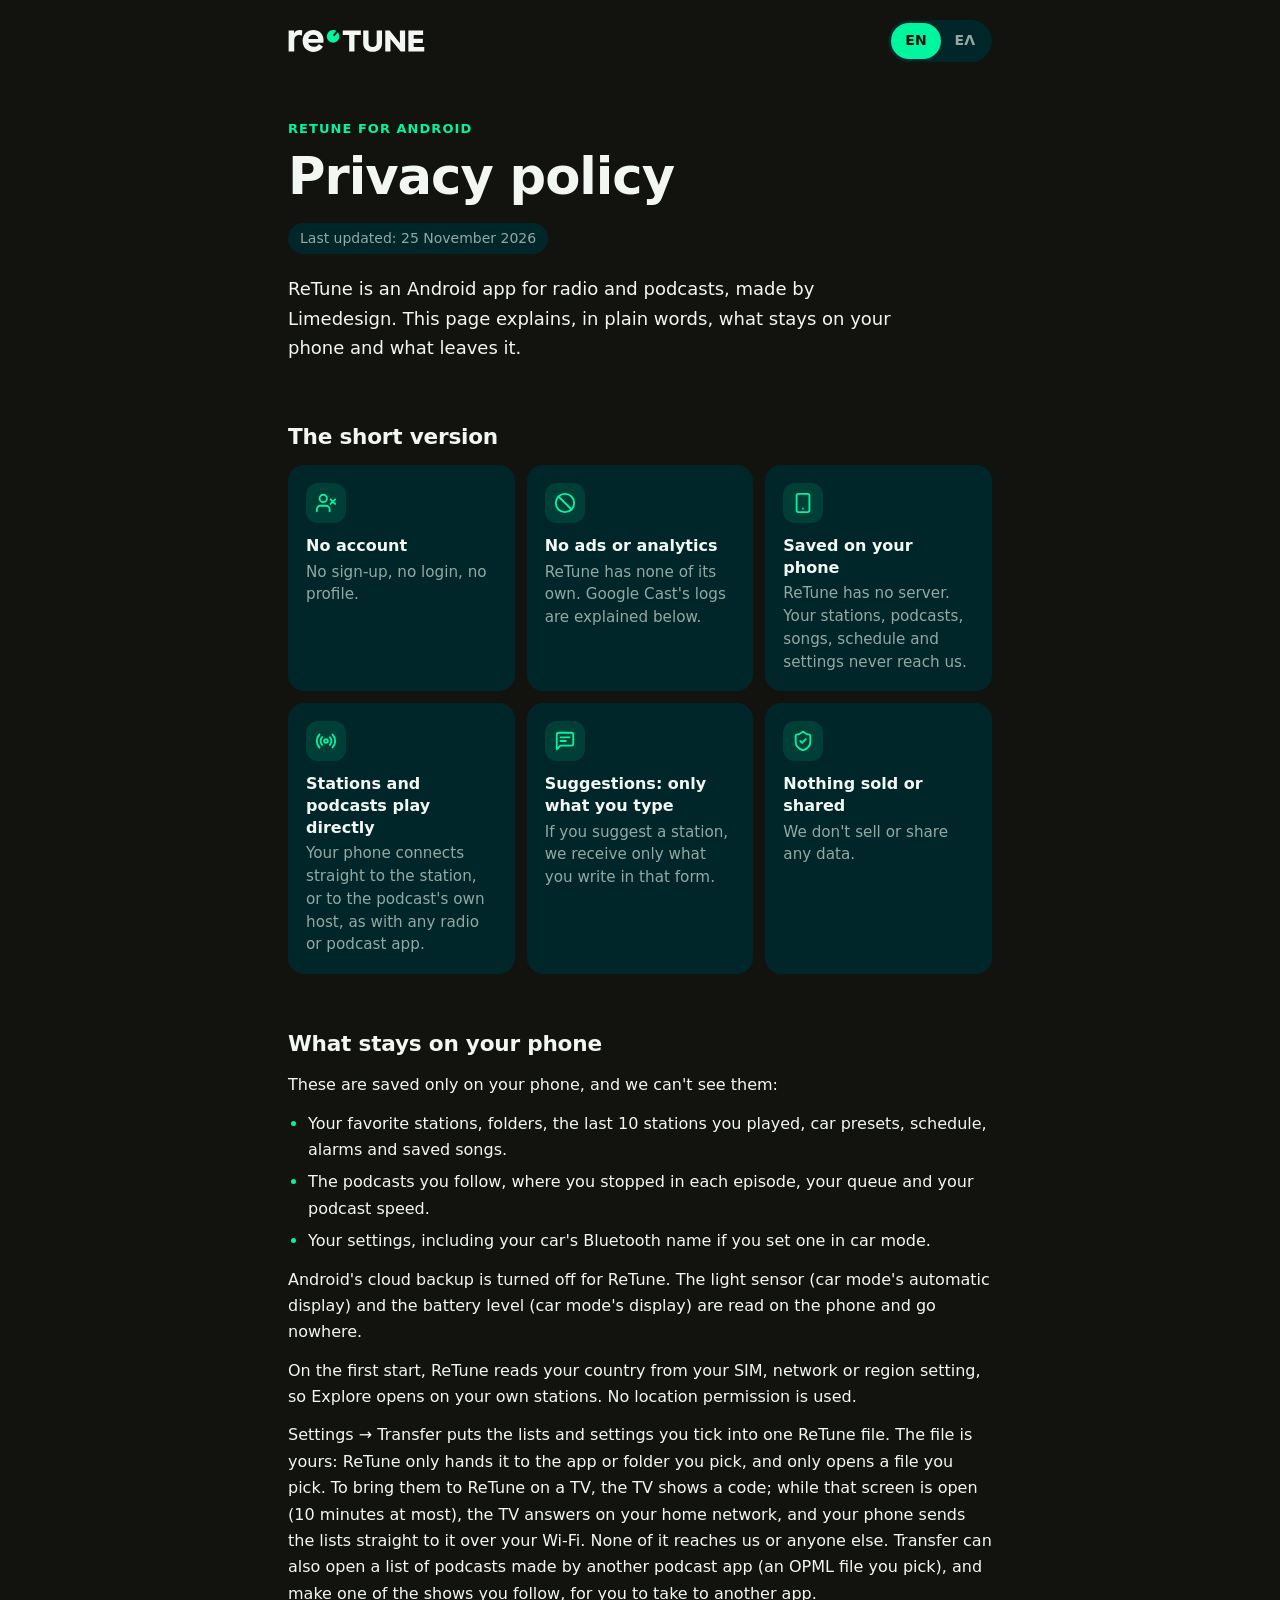
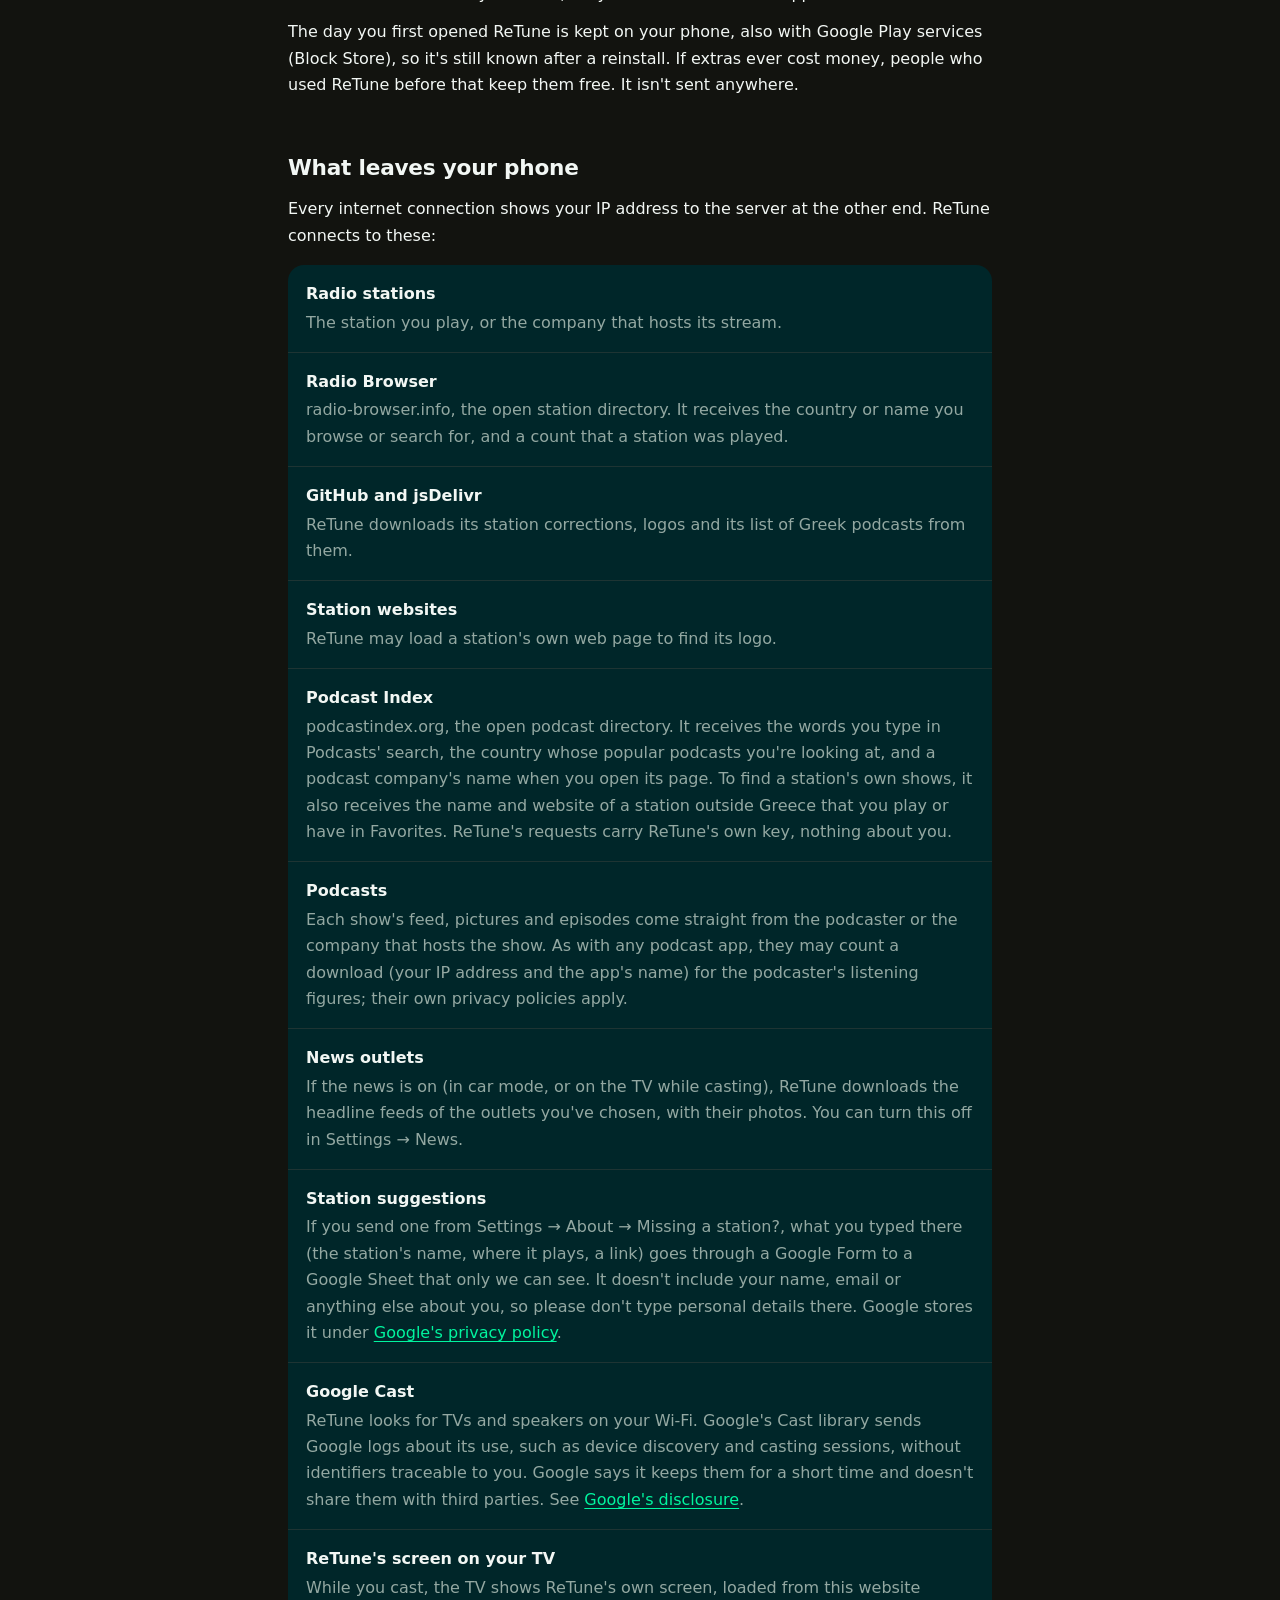
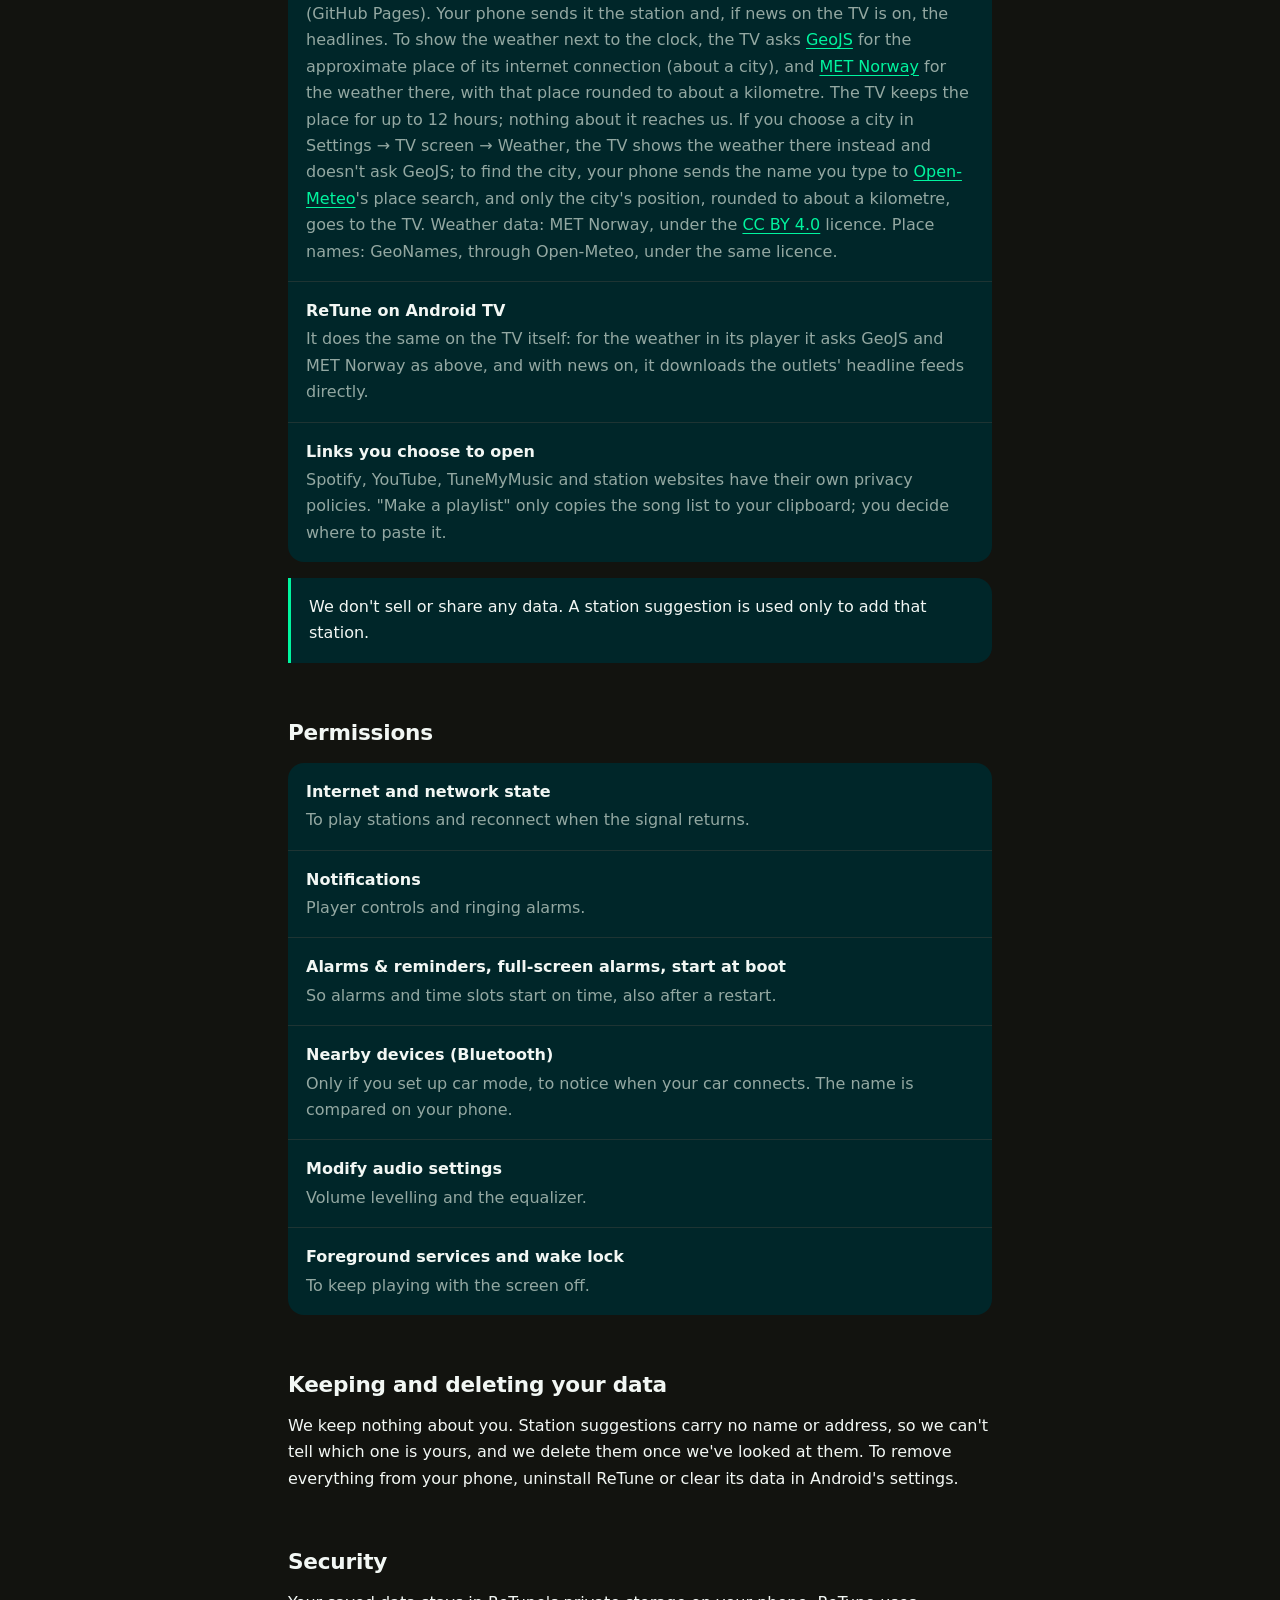
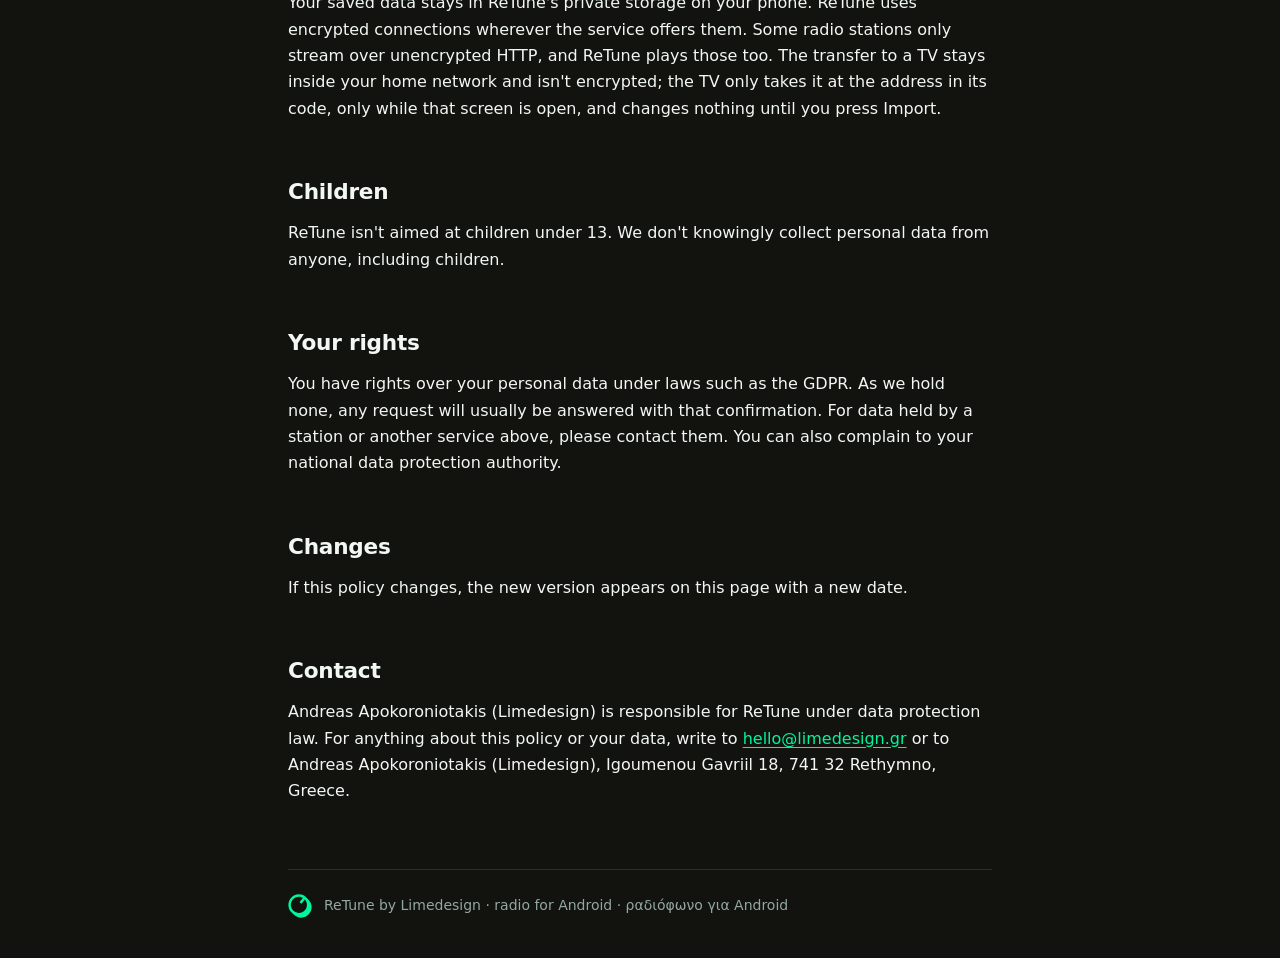
<file: privacy/index.html>
<!doctype html>
<html lang="en">
<head>
<meta charset="utf-8">
<meta name="viewport" content="width=device-width, initial-scale=1, viewport-fit=cover">
<title>ReTune Privacy Policy</title>
<meta name="description" content="How the ReTune radio app handles your data: no account, no ads, no analytics of its own. What you save stays on your phone.">
<meta name="theme-color" content="#12130F">
<link rel="canonical" href="https://retuneradio.github.io/privacy/">
<link rel="icon" type="image/svg+xml" href="data:image/svg+xml,%3Csvg%20xmlns%3D%22http%3A%2F%2Fwww.w3.org%2F2000%2Fsvg%22%20viewBox%3D%220%200%2024%2024%22%3E%3Cpath%20fill%3D%22%2300F59F%22%20d%3D%22M20.55%2C5.68l-2.2-2.2-.03-.03h-.01s-.01-.02-.02-.03c-.24-.24-.49-.46-.75-.68C15.66%2C1.21%2C13.3.37%2C10.89.37%2C7.72.37%2C4.74%2C1.78%2C2.74%2C4.24-.77%2C8.55-.3%2C14.81%2C3.7%2C18.56c.04.04.07.08.11.12l1.87%2C1.87c1.99%2C1.99%2C4.63%2C3.08%2C7.43%2C3.08%2C3.02%2C0%2C5.9-1.3%2C7.9-3.57%2C3.65-4.15%2C3.45-10.47-.46-14.38ZM17.1%2C15.95c-1.58%2C1.94-3.89%2C2.95-6.22%2C2.95-1.78%2C0-3.57-.59-5.06-1.8-.12-.1-.24-.21-.36-.31-.64-.59-1.16-1.26-1.57-1.98-.28-.49-.5-1.01-.66-1.55-.77-2.48-.32-5.28%2C1.44-7.44%2C1.58-1.94%2C3.89-2.95%2C6.22-2.95.77%2C0%2C1.54.11%2C2.28.33.49.14.96.34%2C1.42.58.1.05.19.1.29.16l-3.36%2C4.12.17.14%2C1.84%2C1.5%2C3.36-4.12c2.56%2C2.89%2C2.73%2C7.29.21%2C10.38Z%22%2F%3E%3C%2Fsvg%3E">
<script>
  // The language to show before anything is drawn: #en or #el in the address, else the browser's first language.
  (function () {
    var hash = location.hash.slice(1);
    var first = (navigator.languages && navigator.languages[0]) || navigator.language || '';
    var lang = hash === 'en' || hash === 'el' ? hash : /^el\b/i.test(first) ? 'el' : 'en';
    document.documentElement.setAttribute('data-show', lang);
    document.documentElement.lang = lang;
  })();
</script>
<style>
  :root {
    --bg: #12130F;
    --surface: #002629;
    --line: #1E3433;
    --fg: #F2F7F4;
    --muted: #93A8A2;
    --accent: #00F59F;
    --accent-soft: rgba(0, 245, 159, .12);
    --on-accent: #12130F;
    --radius: 16px;
    color-scheme: dark;
  }
  * { box-sizing: border-box; }
  html { -webkit-text-size-adjust: 100%; }
  body {
    margin: 0;
    background: var(--bg);
    color: var(--fg);
    font: 16px/1.65 system-ui, -apple-system, "Segoe UI", Roboto, Arial, sans-serif;
  }
  .wrap {
    max-width: 46rem;
    margin: 0 auto;
    padding: 0 max(16px, env(safe-area-inset-right)) 0 max(16px, env(safe-area-inset-left));
  }
  .top { display: flex; align-items: center; justify-content: space-between; gap: 16px; padding: 20px 0; }
  .brand { display: inline-flex; padding: 6px 0; }
  .brand svg { display: block; height: 22px; width: auto; }
  a { color: var(--accent); text-underline-offset: 3px; }
  a:focus-visible { outline: 2px solid var(--accent); outline-offset: 3px; }
  footer { display: flex; align-items: center; gap: 12px; margin-top: 64px; padding: 24px 0 max(40px, env(safe-area-inset-bottom)); border-top: 1px solid var(--line); color: var(--muted); font-size: 14px; }
  footer svg { flex: none; width: 24px; height: 24px; }
  footer p { margin: 0; }

  /* Without the script both languages show; with it, only the chosen one. */
  html[data-show="en"] #el, html[data-show="el"] #en { display: none; }
  /* Opening …#el must not scroll the top bar (logo, EN / ΕΛ) out of view. */
  article { scroll-margin-top: 120px; }

  .langs { display: inline-flex; padding: 3px; border-radius: 999px; background: var(--surface); }
  .langs a {
    display: inline-flex; align-items: center; justify-content: center;
    min-width: 48px; min-height: 36px; padding: 0 14px;
    border-radius: 999px; color: var(--muted);
    font-size: 14px; font-weight: 700; text-decoration: none;
    transition: background-color .2s ease-in-out, color .2s ease-in-out;
  }
  .langs a[aria-current="true"] { background: var(--accent); color: var(--on-accent); }

  .hero { padding: 36px 0 4px; }
  .eyebrow { margin: 0 0 10px; color: var(--accent); font-size: 13px; font-weight: 700; letter-spacing: .08em; text-transform: uppercase; }
  h1 { margin: 0; font-size: clamp(2.2rem, 7vw, 3.2rem); line-height: 1.08; font-weight: 800; letter-spacing: -.02em; }
  .date { display: inline-block; margin: 18px 0 0; padding: 4px 12px; border-radius: 999px; background: var(--surface); color: var(--muted); font-size: 14px; }
  .lead { margin: 20px 0 0; max-width: 38rem; font-size: 1.125rem; }

  h2 { margin: 56px 0 14px; font-size: 1.35rem; line-height: 1.3; font-weight: 800; letter-spacing: -.01em; }
  p, ul { margin: 12px 0; }
  ul.plain { padding-left: 1.25rem; }
  ul.plain li { margin: 6px 0; }
  ul.plain li::marker { color: var(--accent); }

  .cards { list-style: none; margin: 0; padding: 0; display: grid; gap: 12px; grid-template-columns: repeat(auto-fit, minmax(min(100%, 14rem), 1fr)); }
  .card { padding: 18px; border-radius: var(--radius); background: var(--surface); }
  .icon { display: grid; place-items: center; width: 40px; height: 40px; margin-bottom: 12px; border-radius: 12px; background: var(--accent-soft); color: var(--accent); }
  .icon svg { width: 22px; height: 22px; }
  .card h3 { margin: 0 0 4px; font-size: 1rem; line-height: 1.35; }
  .card p { margin: 0; color: var(--muted); font-size: .95rem; line-height: 1.5; }

  .rows { list-style: none; margin: 16px 0; padding: 0; border-radius: var(--radius); background: var(--surface); overflow: hidden; }
  .rows li { padding: 16px 18px; }
  .rows li + li { border-top: 1px solid var(--line); }
  .rows strong { display: block; margin-bottom: 2px; }
  .rows span { color: var(--muted); }

  .note { padding: 16px 18px; border-left: 3px solid var(--accent); border-radius: 0 var(--radius) var(--radius) 0; background: var(--surface); }

  @media (prefers-reduced-motion: reduce) { .langs a { transition: none; } }
  @media print {
    html[data-show] #en, html[data-show] #el { display: block; }
    .langs { display: none; }
    body { background: #fff; color: #000; }
    .card, .rows, .note, .date { background: none; border: 1px solid #ccc; }
    .card p, .rows span, .date { color: #333; }
  }
</style>
</head>
<body>

<!-- Icons (Lucide, ISC licence), drawn once and used in both languages. -->
<svg width="0" height="0" style="position:absolute" aria-hidden="true" focusable="false">
  <symbol id="i-account" viewBox="0 0 24 24"><path d="M16 21v-2a4 4 0 0 0-4-4H6a4 4 0 0 0-4 4v2"/><circle cx="9" cy="7" r="4"/><path d="m17 8 5 5"/><path d="m22 8-5 5"/></symbol>
  <symbol id="i-ban" viewBox="0 0 24 24"><circle cx="12" cy="12" r="10"/><path d="m4.9 4.9 14.2 14.2"/></symbol>
  <symbol id="i-phone" viewBox="0 0 24 24"><rect width="14" height="20" x="5" y="2" rx="2"/><path d="M12 18h.01"/></symbol>
  <symbol id="i-radio" viewBox="0 0 24 24"><path d="M4.9 19.1C1 15.2 1 8.8 4.9 4.9"/><path d="M7.8 16.2c-2.3-2.3-2.3-6.1 0-8.5"/><circle cx="12" cy="12" r="2"/><path d="M16.2 7.8c2.3 2.3 2.3 6.1 0 8.5"/><path d="M19.1 4.9C23 8.8 23 15.1 19.1 19"/></symbol>
  <symbol id="i-message" viewBox="0 0 24 24"><path d="M21 15a2 2 0 0 1-2 2H7l-4 4V5a2 2 0 0 1 2-2h14a2 2 0 0 1 2 2z"/><path d="M7 8h10"/><path d="M7 12h6"/></symbol>
  <symbol id="i-shield" viewBox="0 0 24 24"><path d="M20 13c0 5-3.5 7.5-7.66 8.95a1 1 0 0 1-.67-.01C7.5 20.5 4 18 4 13V6a1 1 0 0 1 1-1c2 0 4.5-1.2 6.24-2.72a1.17 1.17 0 0 1 1.52 0C14.51 3.81 17 5 19 5a1 1 0 0 1 1 1z"/><path d="m9 12 2 2 4-4"/></symbol>
</svg>

<div class="wrap">
  <header class="top">
    <a class="brand" href="/" aria-label="ReTune"><svg viewBox="0 0 1035.69 166.44" aria-hidden="true"><path fill="#F2F7F4" d="M4.78,4.06h40.86l.82,21.58C54.53,9.17,69.85.77,87.65.77c9.39,0,17.3,2.47,20.59,3.62l-3.3,37.73c-4.28-1.48-11.2-3.62-19.6-3.62-18.62,0-38.22,10.05-38.22,42.67v81.05H4.78V4.06Z"/><path fill="#F2F7F4" d="M110.84,82.97C111.01,34.7,145.27.77,192.23.77c43.49,0,76.61,29.16,76.61,77.1,0,5.77-.5,11.7-1.49,17.96h-114.33c3.14,18.62,22.08,31.63,42.17,31.63,15.66,0,29.16-7.25,39.37-22.24l29.98,22.4c-14.82,24.71-42.5,38.05-70.34,38.05-50.74,0-83.37-36.57-83.37-82.7ZM229.46,67.49c-2.14-17.63-16.64-31.14-36.74-31.14s-36.73,13.18-39.04,31.14h75.78Z"/><path fill="#F2F7F4" d="M414.52,4.06h136.58v33.71h-48.2v124.6h-40.17V37.77h-48.2V4.06Z"/><path fill="#F2F7F4" d="M569.02,100.47V4.06h40.17v96.56c0,17.33,12.45,28.36,31.03,28.36s30.88-11.02,30.88-28.36V4.06h40.17v96.41c0,39.38-27.57,64.89-71.05,64.89s-71.2-25.52-71.2-64.89Z"/><path fill="#F2F7F4" d="M775.24,162.37h-39.39V4.06h33.4l77.5,95.3V4.06h39.39v158.31h-33.4l-77.5-94.36v94.36Z"/><path fill="#F2F7F4" d="M910.73,4.06h111.59v33.56h-71.42v28.19h68.99v32.13h-68.99v30.88h80.03v33.55h-120.19V4.06Z"/><path fill="#00F59F" d="M378.51,78.33c-9.39,11.52-23.07,17.49-36.86,17.49-10.56,0-21.19-3.5-30.01-10.7-.73-.6-1.44-1.22-2.13-1.85-3.8-3.48-6.9-7.46-9.3-11.76-1.64-2.93-2.96-6-3.93-9.16-4.54-14.69-1.88-31.3,8.56-44.11,9.39-11.52,23.07-17.49,36.86-17.49,4.55,0,9.1.65,13.52,1.97,2.88.85,5.69,1.99,8.41,3.41.58.3,1.16.62,1.73.95l-26.2,30.7,11.91,9.71,26.2-30.71c15.19,17.13,16.18,43.22,1.24,61.53Z"/></svg></a>
    <nav class="langs" aria-label="Language / Γλώσσα">
      <a href="#en" hreflang="en" lang="en" aria-label="English">EN</a>
      <a href="#el" hreflang="el" lang="el" aria-label="Ελληνικά">ΕΛ</a>
    </nav>
  </header>

  <main>
    <article id="en" lang="en">
      <div class="hero">
        <p class="eyebrow">ReTune for Android</p>
        <h1>Privacy policy</h1>
        <p class="date">Last updated: 25 November 2026</p>
        <p class="lead">ReTune is an Android app for radio and podcasts, made by Limedesign. This page explains, in plain words, what stays on your phone and what leaves it.</p>
      </div>

      <h2>The short version</h2>
      <ul class="cards">
        <li class="card">
          <div class="icon"><svg fill="none" stroke="currentColor" stroke-width="2" stroke-linecap="round" stroke-linejoin="round" aria-hidden="true"><use href="#i-account"/></svg></div>
          <h3>No account</h3>
          <p>No sign-up, no login, no profile.</p>
        </li>
        <li class="card">
          <div class="icon"><svg fill="none" stroke="currentColor" stroke-width="2" stroke-linecap="round" stroke-linejoin="round" aria-hidden="true"><use href="#i-ban"/></svg></div>
          <h3>No ads or analytics</h3>
          <p>ReTune has none of its own. Google Cast's logs are explained below.</p>
        </li>
        <li class="card">
          <div class="icon"><svg fill="none" stroke="currentColor" stroke-width="2" stroke-linecap="round" stroke-linejoin="round" aria-hidden="true"><use href="#i-phone"/></svg></div>
          <h3>Saved on your phone</h3>
          <p>ReTune has no server. Your stations, podcasts, songs, schedule and settings never reach us.</p>
        </li>
        <li class="card">
          <div class="icon"><svg fill="none" stroke="currentColor" stroke-width="2" stroke-linecap="round" stroke-linejoin="round" aria-hidden="true"><use href="#i-radio"/></svg></div>
          <h3>Stations and podcasts play directly</h3>
          <p>Your phone connects straight to the station, or to the podcast's own host, as with any radio or podcast app.</p>
        </li>
        <li class="card">
          <div class="icon"><svg fill="none" stroke="currentColor" stroke-width="2" stroke-linecap="round" stroke-linejoin="round" aria-hidden="true"><use href="#i-message"/></svg></div>
          <h3>Suggestions: only what you type</h3>
          <p>If you suggest a station, we receive only what you write in that form.</p>
        </li>
        <li class="card">
          <div class="icon"><svg fill="none" stroke="currentColor" stroke-width="2" stroke-linecap="round" stroke-linejoin="round" aria-hidden="true"><use href="#i-shield"/></svg></div>
          <h3>Nothing sold or shared</h3>
          <p>We don't sell or share any data.</p>
        </li>
      </ul>

      <h2>What stays on your phone</h2>
      <p>These are saved only on your phone, and we can't see them:</p>
      <ul class="plain">
        <li>Your favorite stations, folders, the last 10 stations you played, car presets, schedule, alarms and saved songs.</li>
        <li>The podcasts you follow, where you stopped in each episode, your queue and your podcast speed.</li>
        <li>Your settings, including your car's Bluetooth name if you set one in car mode.</li>
      </ul>
      <p>Android's cloud backup is turned off for ReTune. The light sensor (car mode's automatic display) and the battery level (car mode's display) are read on the phone and go nowhere.</p>
      <p>On the first start, ReTune reads your country from your SIM, network or region setting, so Explore opens on your own stations. No location permission is used.</p>
      <p>Settings → Transfer puts the lists and settings you tick into one ReTune file. The file is yours: ReTune only hands it to the app or folder you pick, and only opens a file you pick. To bring them to ReTune on a TV, the TV shows a code; while that screen is open (10 minutes at most), the TV answers on your home network, and your phone sends the lists straight to it over your Wi-Fi. None of it reaches us or anyone else. Transfer can also open a list of podcasts made by another podcast app (an OPML file you pick), and make one of the shows you follow, for you to take to another app.</p>
      <p>The day you first opened ReTune is kept on your phone, also with Google Play services (Block Store), so it's still known after a reinstall. If extras ever cost money, people who used ReTune before that keep them free. It isn't sent anywhere.</p>

      <h2>What leaves your phone</h2>
      <p>Every internet connection shows your IP address to the server at the other end. ReTune connects to these:</p>
      <ul class="rows">
        <li><strong>Radio stations</strong><span>The station you play, or the company that hosts its stream.</span></li>
        <li><strong>Radio Browser</strong><span>radio-browser.info, the open station directory. It receives the country or name you browse or search for, and a count that a station was played.</span></li>
        <li><strong>GitHub and jsDelivr</strong><span>ReTune downloads its station corrections, logos and its list of Greek podcasts from them.</span></li>
        <li><strong>Station websites</strong><span>ReTune may load a station's own web page to find its logo.</span></li>
        <li><strong>Podcast Index</strong><span>podcastindex.org, the open podcast directory. It receives the words you type in Podcasts' search, the country whose popular podcasts you're looking at, and a podcast company's name when you open its page. To find a station's own shows, it also receives the name and website of a station outside Greece that you play or have in Favorites. ReTune's requests carry ReTune's own key, nothing about you.</span></li>
        <li><strong>Podcasts</strong><span>Each show's feed, pictures and episodes come straight from the podcaster or the company that hosts the show. As with any podcast app, they may count a download (your IP address and the app's name) for the podcaster's listening figures; their own privacy policies apply.</span></li>
        <li><strong>News outlets</strong><span>If the news is on (in car mode, or on the TV while casting), ReTune downloads the headline feeds of the outlets you've chosen, with their photos. You can turn this off in Settings → News.</span></li>
        <li><strong>Station suggestions</strong><span>If you send one from Settings → About → Missing a station?, what you typed there (the station's name, where it plays, a link) goes through a Google Form to a Google Sheet that only we can see. It doesn't include your name, email or anything else about you, so please don't type personal details there. Google stores it under <a href="https://policies.google.com/privacy">Google's privacy policy</a>.</span></li>
        <li><strong>Google Cast</strong><span>ReTune looks for TVs and speakers on your Wi-Fi. Google's Cast library sends Google logs about its use, such as device discovery and casting sessions, without identifiers traceable to you. Google says it keeps them for a short time and doesn't share them with third parties. See <a href="https://developers.google.com/cast/docs/android_sender/data_disclosure">Google's disclosure</a>.</span></li>
        <li><strong>ReTune's screen on your TV</strong><span>While you cast, the TV shows ReTune's own screen, loaded from this website (GitHub Pages). Your phone sends it the station and, if news on the TV is on, the headlines. To show the weather next to the clock, the TV asks <a href="https://www.geojs.io/">GeoJS</a> for the approximate place of its internet connection (about a city), and <a href="https://api.met.no/">MET Norway</a> for the weather there, with that place rounded to about a kilometre. The TV keeps the place for up to 12 hours; nothing about it reaches us. If you choose a city in Settings → TV screen → Weather, the TV shows the weather there instead and doesn't ask GeoJS; to find the city, your phone sends the name you type to <a href="https://open-meteo.com/">Open-Meteo</a>'s place search, and only the city's position, rounded to about a kilometre, goes to the TV. Weather data: MET Norway, under the <a href="https://creativecommons.org/licenses/by/4.0/">CC BY 4.0</a> licence. Place names: GeoNames, through Open-Meteo, under the same licence.</span></li>
        <li><strong>ReTune on Android TV</strong><span>It does the same on the TV itself: for the weather in its player it asks GeoJS and MET Norway as above, and with news on, it downloads the outlets' headline feeds directly.</span></li>
        <li><strong>Links you choose to open</strong><span>Spotify, YouTube, TuneMyMusic and station websites have their own privacy policies. "Make a playlist" only copies the song list to your clipboard; you decide where to paste it.</span></li>
      </ul>
      <p class="note">We don't sell or share any data. A station suggestion is used only to add that station.</p>

      <h2>Permissions</h2>
      <ul class="rows">
        <li><strong>Internet and network state</strong><span>To play stations and reconnect when the signal returns.</span></li>
        <li><strong>Notifications</strong><span>Player controls and ringing alarms.</span></li>
        <li><strong>Alarms &amp; reminders, full-screen alarms, start at boot</strong><span>So alarms and time slots start on time, also after a restart.</span></li>
        <li><strong>Nearby devices (Bluetooth)</strong><span>Only if you set up car mode, to notice when your car connects. The name is compared on your phone.</span></li>
        <li><strong>Modify audio settings</strong><span>Volume levelling and the equalizer.</span></li>
        <li><strong>Foreground services and wake lock</strong><span>To keep playing with the screen off.</span></li>
      </ul>

      <h2>Keeping and deleting your data</h2>
      <p>We keep nothing about you. Station suggestions carry no name or address, so we can't tell which one is yours, and we delete them once we've looked at them. To remove everything from your phone, uninstall ReTune or clear its data in Android's settings.</p>

      <h2>Security</h2>
      <p>Your saved data stays in ReTune's private storage on your phone. ReTune uses encrypted connections wherever the service offers them. Some radio stations only stream over unencrypted HTTP, and ReTune plays those too. The transfer to a TV stays inside your home network and isn't encrypted; the TV only takes it at the address in its code, only while that screen is open, and changes nothing until you press Import.</p>

      <h2>Children</h2>
      <p>ReTune isn't aimed at children under 13. We don't knowingly collect personal data from anyone, including children.</p>

      <h2>Your rights</h2>
      <p>You have rights over your personal data under laws such as the GDPR. As we hold none, any request will usually be answered with that confirmation. For data held by a station or another service above, please contact them. You can also complain to your national data protection authority.</p>

      <h2>Changes</h2>
      <p>If this policy changes, the new version appears on this page with a new date.</p>

      <h2>Contact</h2>
      <p>Andreas Apokoroniotakis (Limedesign) is responsible for ReTune under data protection law. For anything about this policy or your data, write to <a href="mailto:hello@limedesign.gr">hello@limedesign.gr</a> or to Andreas Apokoroniotakis (Limedesign), Igoumenou Gavriil 18, 741 32 Rethymno, Greece.</p>
    </article>

    <article id="el" lang="el">
      <div class="hero">
        <p class="eyebrow">ReTune για Android</p>
        <h1>Πολιτική απορρήτου</h1>
        <p class="date">Τελευταία ενημέρωση: 25 Νοεμβρίου 2026</p>
        <p class="lead">Το ReTune είναι μια εφαρμογή για ραδιόφωνο και podcasts για Android, από τη Limedesign. Εδώ εξηγούμε απλά τι μένει στο κινητό σου και τι βγαίνει από αυτό.</p>
      </div>

      <h2>Με λίγα λόγια</h2>
      <ul class="cards">
        <li class="card">
          <div class="icon"><svg fill="none" stroke="currentColor" stroke-width="2" stroke-linecap="round" stroke-linejoin="round" aria-hidden="true"><use href="#i-account"/></svg></div>
          <h3>Χωρίς λογαριασμό</h3>
          <p>Χωρίς εγγραφή, σύνδεση ή προφίλ.</p>
        </li>
        <li class="card">
          <div class="icon"><svg fill="none" stroke="currentColor" stroke-width="2" stroke-linecap="round" stroke-linejoin="round" aria-hidden="true"><use href="#i-ban"/></svg></div>
          <h3>Χωρίς διαφημίσεις ή ανάλυση χρήσης</h3>
          <p>Το ReTune δεν έχει δικά του. Τα αρχεία του Google Cast εξηγούνται παρακάτω.</p>
        </li>
        <li class="card">
          <div class="icon"><svg fill="none" stroke="currentColor" stroke-width="2" stroke-linecap="round" stroke-linejoin="round" aria-hidden="true"><use href="#i-phone"/></svg></div>
          <h3>Αποθηκευμένα στο κινητό σου</h3>
          <p>Το ReTune δεν έχει διακομιστή. Οι σταθμοί, τα podcasts, τα τραγούδια, το πρόγραμμα και οι ρυθμίσεις σου δεν φτάνουν ποτέ σε εμάς.</p>
        </li>
        <li class="card">
          <div class="icon"><svg fill="none" stroke="currentColor" stroke-width="2" stroke-linecap="round" stroke-linejoin="round" aria-hidden="true"><use href="#i-radio"/></svg></div>
          <h3>Σταθμοί και podcasts παίζουν απευθείας</h3>
          <p>Το κινητό σου συνδέεται κατευθείαν με τον σταθμό ή με τον διακομιστή του podcast, όπως σε κάθε εφαρμογή ραδιοφώνου ή podcast.</p>
        </li>
        <li class="card">
          <div class="icon"><svg fill="none" stroke="currentColor" stroke-width="2" stroke-linecap="round" stroke-linejoin="round" aria-hidden="true"><use href="#i-message"/></svg></div>
          <h3>Προτάσεις: μόνο ό,τι γράψεις</h3>
          <p>Αν προτείνεις έναν σταθμό, λαμβάνουμε μόνο ό,τι γράψεις σε εκείνη τη φόρμα.</p>
        </li>
        <li class="card">
          <div class="icon"><svg fill="none" stroke="currentColor" stroke-width="2" stroke-linecap="round" stroke-linejoin="round" aria-hidden="true"><use href="#i-shield"/></svg></div>
          <h3>Δεν πουλάμε, δεν μοιραζόμαστε</h3>
          <p>Δεν πουλάμε ούτε μοιραζόμαστε δεδομένα.</p>
        </li>
      </ul>

      <h2>Τι μένει στο κινητό σου</h2>
      <p>Τα παρακάτω αποθηκεύονται μόνο στο κινητό σου και δεν μπορούμε να τα δούμε:</p>
      <ul class="plain">
        <li>Οι αγαπημένοι σου σταθμοί, οι φάκελοι, οι τελευταίοι 10 σταθμοί που άκουσες, οι προεπιλογές αυτοκινήτου, το πρόγραμμα, τα ξυπνητήρια και τα τραγούδια που κράτησες.</li>
        <li>Τα podcasts που ακολουθείς, πού σταμάτησες σε κάθε επεισόδιο, η ουρά σου και η ταχύτητα αναπαραγωγής των podcasts.</li>
        <li>Οι ρυθμίσεις σου, μαζί με το όνομα Bluetooth του αυτοκινήτου σου, αν το όρισες.</li>
      </ul>
      <p>Το αντίγραφο ασφαλείας του Android στο cloud είναι κλειστό για το ReTune. Ο αισθητήρας φωτός και η στάθμη της μπαταρίας (για την οθόνη της λειτουργίας αυτοκινήτου) διαβάζονται στο κινητό και δεν πηγαίνουν πουθενά.</p>
      <p>Στο πρώτο άνοιγμα, το ReTune διαβάζει τη χώρα σου από την κάρτα SIM, το δίκτυο ή τη ρύθμιση περιοχής, για να ανοίξει η Εξερεύνηση στους σταθμούς σου. Δεν χρησιμοποιείται άδεια τοποθεσίας.</p>
      <p>Η Μεταφορά (Ρυθμίσεις → Μεταφορά) βάζει σε ένα αρχείο ReTune τις λίστες και τις ρυθμίσεις που επιλέγεις. Το αρχείο είναι δικό σου: το ReTune το δίνει μόνο στην εφαρμογή ή τον φάκελο που διαλέγεις, και ανοίγει μόνο αρχείο που διαλέγεις. Για να τα φέρεις στο ReTune μιας τηλεόρασης, η τηλεόραση δείχνει έναν κωδικό· όσο είναι ανοιχτή αυτή η οθόνη (το πολύ 10 λεπτά), η τηλεόραση απαντά στο οικιακό σου δίκτυο και το κινητό σου στέλνει τις λίστες κατευθείαν σε αυτήν, μέσω του Wi-Fi σου. Τίποτα από αυτά δεν φτάνει σε εμάς ή σε κανέναν άλλον. Η Μεταφορά μπορεί επίσης να ανοίξει μια λίστα podcasts από άλλη εφαρμογή podcast (ένα αρχείο OPML που διαλέγεις) και να φτιάξει μία με τις εκπομπές που ακολουθείς, για να τις πας σε άλλη εφαρμογή.</p>
      <p>Η μέρα που άνοιξες πρώτη φορά το ReTune κρατιέται στο κινητό σου, και στις υπηρεσίες Google Play (Block Store), ώστε να είναι γνωστή και μετά από επανεγκατάσταση. Αν κάποιες λειτουργίες γίνουν ποτέ επί πληρωμή, όσοι χρησιμοποιούσαν το ReTune πριν από αυτό τις κρατούν δωρεάν. Δεν στέλνεται πουθενά.</p>

      <h2>Τι βγαίνει από το κινητό σου</h2>
      <p>Κάθε σύνδεση στο ίντερνετ δείχνει τη διεύθυνση IP σου στον διακομιστή στην άλλη άκρη. Το ReTune συνδέεται με τους εξής:</p>
      <ul class="rows">
        <li><strong>Ραδιοφωνικοί σταθμοί</strong><span>Ο σταθμός που παίζεις ή η εταιρεία που φιλοξενεί τη ροή του.</span></li>
        <li><strong>Radio Browser</strong><span>Το radio-browser.info, ο ανοιχτός κατάλογος σταθμών. Λαμβάνει τη χώρα ή το όνομα που ψάχνεις και μια καταμέτρηση ότι παίχτηκε ένας σταθμός.</span></li>
        <li><strong>GitHub και jsDelivr</strong><span>Από εκεί το ReTune κατεβάζει τις διορθώσεις σταθμών, τα λογότυπα και τη λίστα του με ελληνικά podcasts.</span></li>
        <li><strong>Ιστοσελίδες σταθμών</strong><span>Το ReTune μπορεί να ανοίξει τη σελίδα ενός σταθμού για να βρει το λογότυπό του.</span></li>
        <li><strong>Podcast Index</strong><span>Το podcastindex.org, ο ανοιχτός κατάλογος podcasts. Λαμβάνει τις λέξεις που γράφεις στην αναζήτηση των Podcasts, τη χώρα της οποίας τα δημοφιλή podcasts βλέπεις και το όνομα μιας εταιρείας podcast όταν ανοίγεις τη σελίδα της. Για να βρει τις εκπομπές ενός σταθμού, λαμβάνει επίσης το όνομα και την ιστοσελίδα ενός σταθμού εκτός Ελλάδας που ακούς ή έχεις στα Αγαπημένα. Οι αιτήσεις του ReTune φέρουν το κλειδί του ReTune, τίποτα για σένα.</span></li>
        <li><strong>Podcasts</strong><span>Η ροή (feed) κάθε εκπομπής, οι εικόνες και τα επεισόδιά της έρχονται κατευθείαν από τον δημιουργό ή την εταιρεία που φιλοξενεί την εκπομπή. Όπως σε κάθε εφαρμογή podcast, μπορεί να μετρήσουν μια λήψη (τη διεύθυνση IP σου και το όνομα της εφαρμογής) για τα νούμερα ακροαματικότητας του δημιουργού· ισχύουν οι δικές τους πολιτικές απορρήτου.</span></li>
        <li><strong>Ειδησεογραφικά μέσα</strong><span>Αν είναι ανοιχτές οι ειδήσεις (στη λειτουργία αυτοκινήτου ή στην τηλεόραση όταν παίζεις εκεί), το ReTune κατεβάζει τους τίτλους από τα μέσα που διάλεξες, με τις φωτογραφίες τους. Κλείνουν από τις Ρυθμίσεις → Ειδήσεις.</span></li>
        <li><strong>Προτάσεις σταθμών</strong><span>Αν στείλεις μία από τις Ρυθμίσεις → Σχετικά → Λείπει κάποιος σταθμός;, ό,τι έγραψες εκεί (το όνομα του σταθμού, πού ακούγεται, έναν σύνδεσμο) πηγαίνει μέσω μιας φόρμας Google σε ένα υπολογιστικό φύλλο Google που βλέπουμε μόνο εμείς. Δεν περιέχει το όνομά σου, το email σου ή οτιδήποτε άλλο για εσένα, οπότε μη γράφεις εκεί προσωπικά στοιχεία. Η Google τα αποθηκεύει σύμφωνα με την <a href="https://policies.google.com/privacy">πολιτική απορρήτου της Google</a>.</span></li>
        <li><strong>Google Cast</strong><span>Το ReTune ψάχνει τηλεοράσεις και ηχεία στο Wi-Fi σου. Η βιβλιοθήκη Cast της Google στέλνει στη Google αρχεία χρήσης, όπως την εύρεση συσκευών και τις συνεδρίες Cast, χωρίς στοιχεία που οδηγούν σε εσένα. Η Google αναφέρει ότι τα κρατά για λίγο και δεν τα μοιράζεται με τρίτους. Δες τη <a href="https://developers.google.com/cast/docs/android_sender/data_disclosure">δήλωση της Google</a>.</span></li>
        <li><strong>Η οθόνη του ReTune στην τηλεόρασή σου</strong><span>Όταν παίζεις στην τηλεόραση, εκείνη δείχνει τη δική του οθόνη του ReTune, που φορτώνει από αυτόν τον ιστότοπο (GitHub Pages). Το κινητό σου της στέλνει τον σταθμό και, αν είναι ανοιχτές οι ειδήσεις στην τηλεόραση, τους τίτλους. Για τον καιρό δίπλα στο ρολόι, η τηλεόραση ρωτά το <a href="https://www.geojs.io/">GeoJS</a> την κατά προσέγγιση θέση της σύνδεσής της στο ίντερνετ (περίπου την πόλη) και το <a href="https://api.met.no/">MET Norway</a> τον καιρό εκεί, με τη θέση στρογγυλεμένη στο περίπου ένα χιλιόμετρο. Η τηλεόραση κρατά τη θέση έως 12 ώρες· τίποτα από αυτήν δεν φτάνει σε εμάς. Αν διαλέξεις πόλη στις Ρυθμίσεις → Οθόνη τηλεόρασης → Καιρός, η τηλεόραση δείχνει τον καιρό εκεί και δεν ρωτά το GeoJS· για να βρεθεί η πόλη, το κινητό σου στέλνει το όνομα που γράφεις στην αναζήτηση τοποθεσιών του <a href="https://open-meteo.com/">Open-Meteo</a>, και στην τηλεόραση πηγαίνει μόνο η θέση της πόλης, στρογγυλεμένη στο περίπου ένα χιλιόμετρο. Δεδομένα καιρού: MET Norway, με άδεια <a href="https://creativecommons.org/licenses/by/4.0/">CC BY 4.0</a>. Ονόματα τοποθεσιών: GeoNames, μέσω του Open-Meteo, με την ίδια άδεια.</span></li>
        <li><strong>Το ReTune για Android TV</strong><span>Κάνει το ίδιο πάνω στην τηλεόραση: για τον καιρό στην αναπαραγωγή ρωτά το GeoJS και το MET Norway όπως παραπάνω, και με τις ειδήσεις ανοιχτές κατεβάζει απευθείας τις ροές των μέσων.</span></li>
        <li><strong>Σύνδεσμοι που επιλέγεις να ανοίξεις</strong><span>Το Spotify, το YouTube, το TuneMyMusic και οι σελίδες των σταθμών έχουν τις δικές τους πολιτικές απορρήτου. Η «Δημιουργία playlist» απλώς αντιγράφει τη λίστα τραγουδιών στο πρόχειρο· εσύ αποφασίζεις πού θα την επικολλήσεις.</span></li>
      </ul>
      <p class="note">Δεν πουλάμε ούτε μοιραζόμαστε δεδομένα. Μια πρόταση σταθμού χρησιμοποιείται μόνο για να προστεθεί αυτός ο σταθμός.</p>

      <h2>Άδειες</h2>
      <ul class="rows">
        <li><strong>Ίντερνετ και κατάσταση δικτύου</strong><span>Για να παίζουν οι σταθμοί και να ξανασυνδέονται όταν επιστρέφει το σήμα.</span></li>
        <li><strong>Ειδοποιήσεις</strong><span>Χειρισμός αναπαραγωγής και ξυπνητήρια.</span></li>
        <li><strong>Ξυπνητήρια και υπενθυμίσεις, ξυπνητήρι σε πλήρη οθόνη, εκκίνηση με το άνοιγμα του κινητού</strong><span>Για να ξεκινούν στην ώρα τους τα ξυπνητήρια και το πρόγραμμα, και μετά από επανεκκίνηση.</span></li>
        <li><strong>Κοντινές συσκευές (Bluetooth)</strong><span>Μόνο αν ορίσεις το αυτοκίνητό σου, για να καταλαβαίνει πότε συνδέθηκε. Το όνομα συγκρίνεται στο κινητό σου.</span></li>
        <li><strong>Αλλαγή ρυθμίσεων ήχου</strong><span>Εξισορρόπηση έντασης και ισοσταθμιστής.</span></li>
        <li><strong>Υπηρεσίες προσκηνίου και κλείδωμα αφύπνισης</strong><span>Για να συνεχίζει η αναπαραγωγή με σβηστή οθόνη.</span></li>
      </ul>

      <h2>Διατήρηση και διαγραφή</h2>
      <p>Δεν κρατάμε τίποτα για εσένα. Οι προτάσεις σταθμών δεν έχουν όνομα ή διεύθυνση, οπότε δεν μπορούμε να ξέρουμε ποια είναι δική σου, και τις σβήνουμε αφού τις δούμε. Για να σβήσεις τα πάντα από το κινητό σου, απεγκατάστησε το ReTune ή καθάρισε τα δεδομένα του από τις ρυθμίσεις του Android.</p>

      <h2>Ασφάλεια</h2>
      <p>Τα δεδομένα σου μένουν στον ιδιωτικό χώρο του ReTune στο κινητό σου. Το ReTune χρησιμοποιεί κρυπτογραφημένες συνδέσεις όπου τις προσφέρει η υπηρεσία. Κάποιοι σταθμοί εκπέμπουν μόνο μέσω μη κρυπτογραφημένου HTTP και το ReTune παίζει κι αυτούς. Η μεταφορά προς την τηλεόραση μένει μέσα στο οικιακό σου δίκτυο και δεν είναι κρυπτογραφημένη· η τηλεόραση τη δέχεται μόνο στη διεύθυνση του κωδικού της, μόνο όσο είναι ανοιχτή εκείνη η οθόνη, και δεν αλλάζει τίποτα πριν πατήσεις Εισαγωγή.</p>

      <h2>Παιδιά</h2>
      <p>Το ReTune δεν απευθύνεται σε παιδιά κάτω των 13 ετών. Δεν συλλέγουμε εν γνώσει μας προσωπικά δεδομένα από κανέναν, ούτε από παιδιά.</p>

      <h2>Τα δικαιώματά σου</h2>
      <p>Έχεις δικαιώματα στα προσωπικά σου δεδομένα βάσει νόμων όπως ο ΓΚΠΔ (GDPR). Επειδή δεν κρατάμε κανένα, σε κάθε αίτημα συνήθως θα λάβεις αυτή την επιβεβαίωση. Για δεδομένα που κρατά ένας σταθμός ή άλλη υπηρεσία από τις παραπάνω, επικοινώνησε μαζί τους. Μπορείς επίσης να απευθυνθείς στην Αρχή Προστασίας Δεδομένων της χώρας σου.</p>

      <h2>Αλλαγές</h2>
      <p>Αν αλλάξει αυτή η πολιτική, η νέα έκδοση θα εμφανιστεί σε αυτή τη σελίδα με νέα ημερομηνία.</p>

      <h2>Επικοινωνία</h2>
      <p>Την ευθύνη για το ReTune, βάσει της νομοθεσίας για την προστασία δεδομένων, έχει: Andreas Apokoroniotakis (Limedesign). Για οτιδήποτε σχετικό με αυτή την πολιτική ή τα δεδομένα σου, γράψε στο <a href="mailto:hello@limedesign.gr">hello@limedesign.gr</a> ή στη διεύθυνση Andreas Apokoroniotakis (Limedesign), Ηγουμένου Γαβριήλ 18, 741 32 Ρέθυμνο.</p>
    </article>
  </main>

  <footer>
    <svg viewBox="0 0 24 24" aria-hidden="true"><path fill="#00F59F" d="M20.55,5.68l-2.2-2.2-.03-.03h-.01s-.01-.02-.02-.03c-.24-.24-.49-.46-.75-.68C15.66,1.21,13.3.37,10.89.37,7.72.37,4.74,1.78,2.74,4.24-.77,8.55-.3,14.81,3.7,18.56c.04.04.07.08.11.12l1.87,1.87c1.99,1.99,4.63,3.08,7.43,3.08,3.02,0,5.9-1.3,7.9-3.57,3.65-4.15,3.45-10.47-.46-14.38ZM17.1,15.95c-1.58,1.94-3.89,2.95-6.22,2.95-1.78,0-3.57-.59-5.06-1.8-.12-.1-.24-.21-.36-.31-.64-.59-1.16-1.26-1.57-1.98-.28-.49-.5-1.01-.66-1.55-.77-2.48-.32-5.28,1.44-7.44,1.58-1.94,3.89-2.95,6.22-2.95.77,0,1.54.11,2.28.33.49.14.96.34,1.42.58.1.05.19.1.29.16l-3.36,4.12.17.14,1.84,1.5,3.36-4.12c2.56,2.89,2.73,7.29.21,10.38Z"/></svg>
    <p>ReTune by Limedesign · radio for Android · <span lang="el">ραδιόφωνο για Android</span></p>
  </footer>
</div>

<script>
  // The EN / ΕΛ switch: shows one language and keeps it in the address (#en, #el) for sharing.
  (function () {
    var root = document.documentElement;
    var titles = { en: 'ReTune Privacy Policy', el: 'Πολιτική απορρήτου του ReTune' };
    var links = document.querySelectorAll('.langs a');
    function show(lang) {
      root.setAttribute('data-show', lang);
      root.lang = lang;
      document.title = titles[lang];
      for (var i = 0; i < links.length; i++) {
        links[i].setAttribute('aria-current', links[i].hash === '#' + lang ? 'true' : 'false');
      }
    }
    for (var i = 0; i < links.length; i++) {
      links[i].addEventListener('click', function (event) {
        event.preventDefault();
        var lang = this.hash.slice(1);
        show(lang);
        history.replaceState(null, '', '#' + lang);
        window.scrollTo(0, 0);
      });
    }
    show(root.getAttribute('data-show') || 'en');
  })();
</script>
</body>
</html>
</file>
